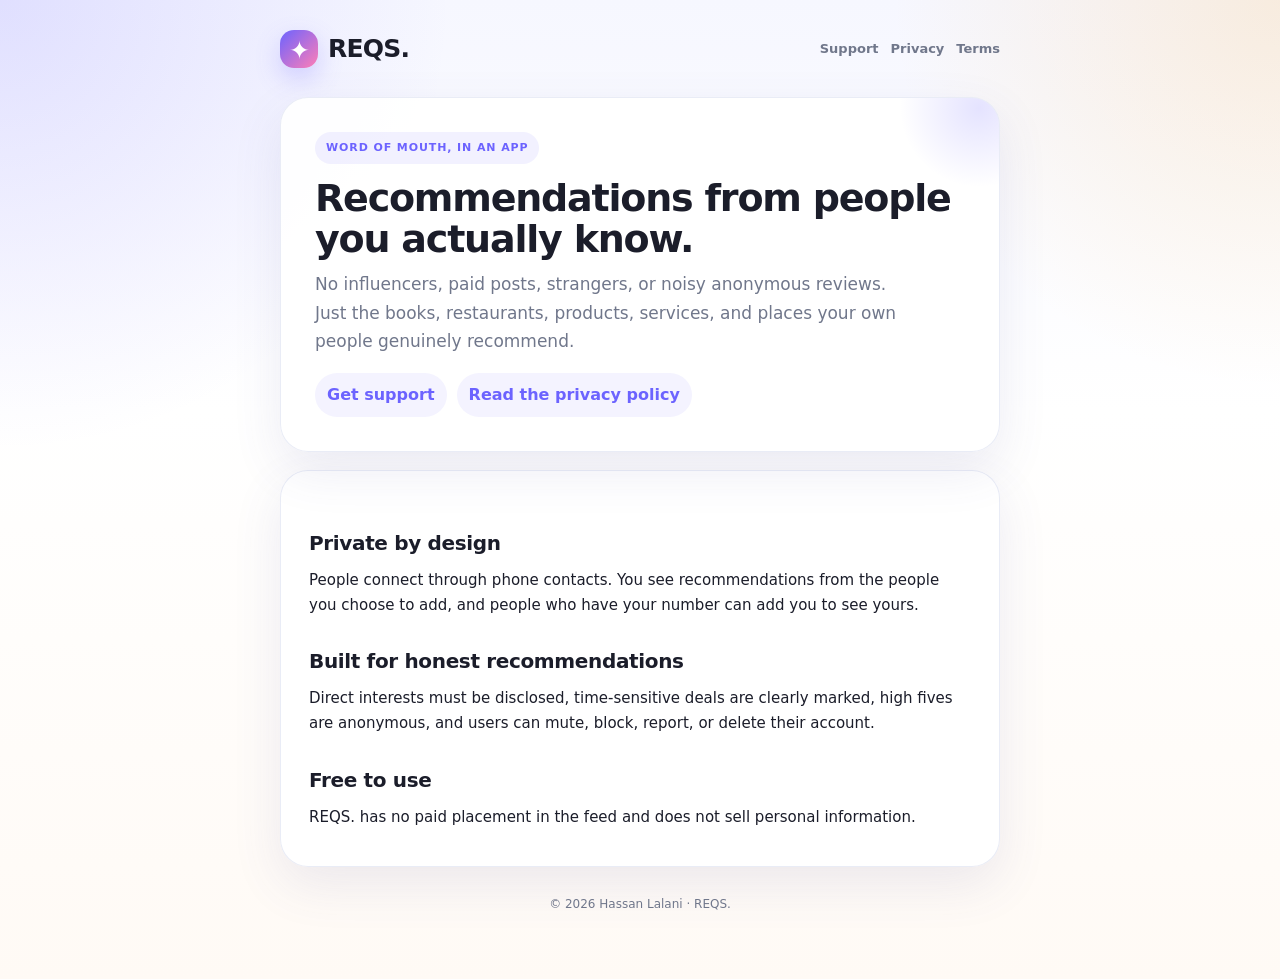
<file: index.html>
<!doctype html><html lang="en"><head><meta charset="utf-8"><meta name="viewport" content="width=device-width,initial-scale=1"><title>REQS. — Recommendations from people you know</title><meta name="description" content="REQS. is word of mouth, in an app — recommendations from people you actually know."><link rel="stylesheet" href="site.css"></head><body><main class="wrap"><nav class="nav"><div class="brand"><span class="mark">✦</span>REQS.</div><div class="navlinks"><a href="support.html">Support</a><a href="privacy.html">Privacy</a><a href="terms.html">Terms</a></div></nav><section class="hero"><span class="eyebrow">Word of mouth, in an app</span><h1>Recommendations from people you actually know.</h1><p class="lead">No influencers, paid posts, strangers, or noisy anonymous reviews. Just the books, restaurants, products, services, and places your own people genuinely recommend.</p><div class="links"><a href="support.html">Get support</a><a href="privacy.html">Read the privacy policy</a></div></section><section class="card"><h2>Private by design</h2><p>People connect through phone contacts. You see recommendations from the people you choose to add, and people who have your number can add you to see yours.</p><h2>Built for honest recommendations</h2><p>Direct interests must be disclosed, time-sensitive deals are clearly marked, high fives are anonymous, and users can mute, block, report, or delete their account.</p><h2>Free to use</h2><p>REQS. has no paid placement in the feed and does not sell personal information.</p></section><footer>© 2026 Hassan Lalani · REQS.</footer></main></body></html>
</file>
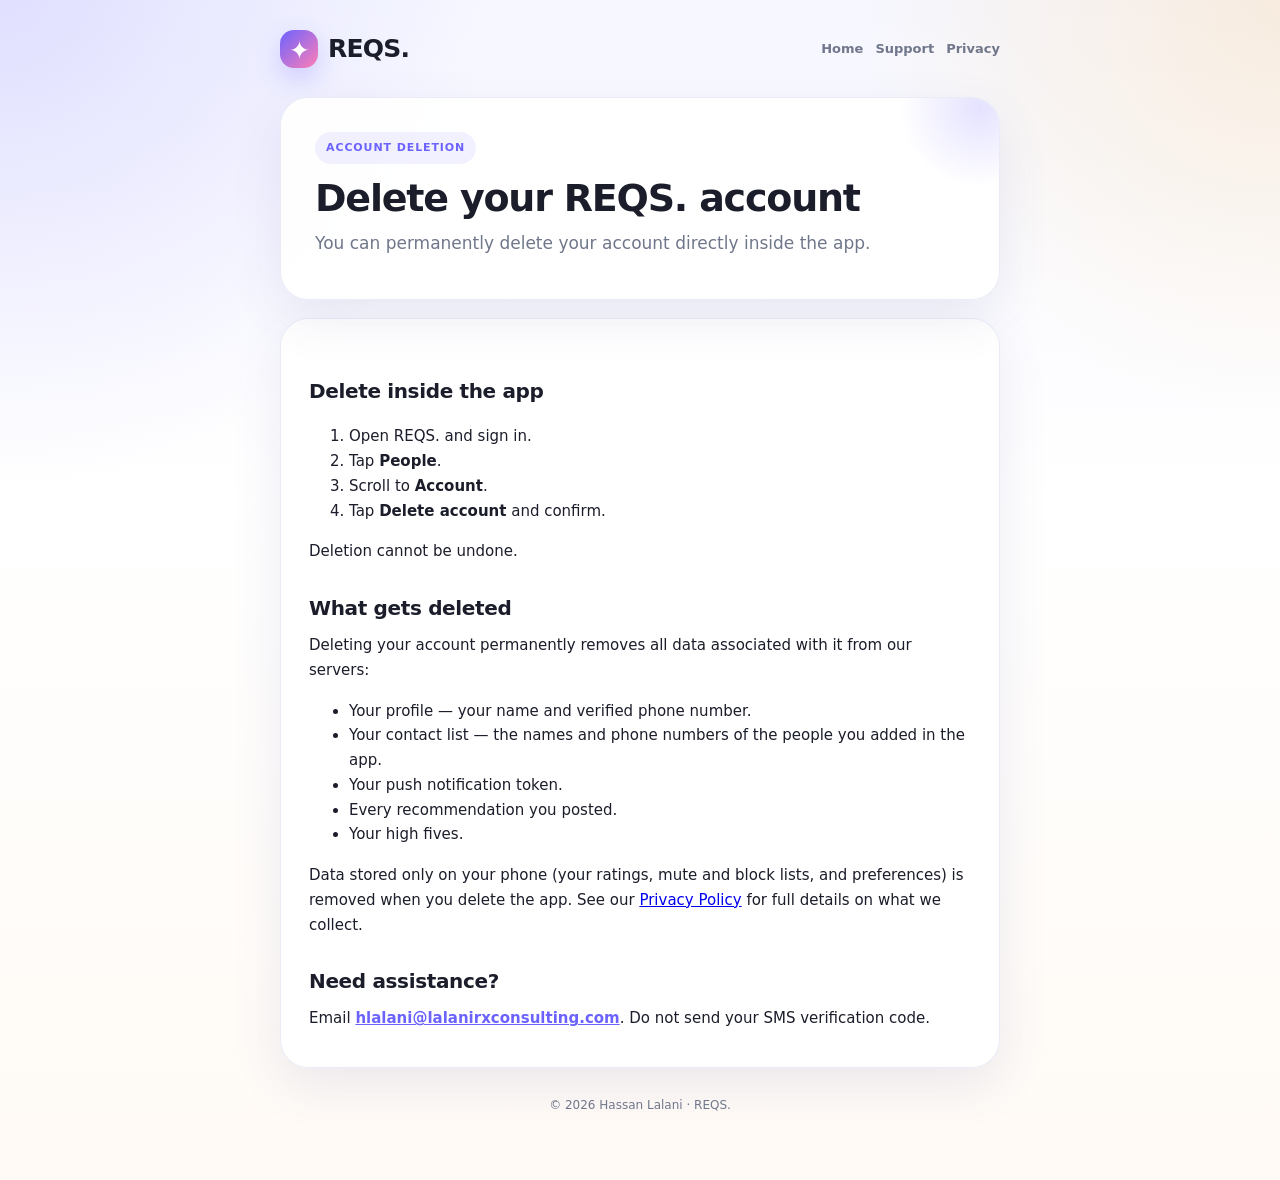
<file: delete-account.html>
<!doctype html><html lang="en"><head><meta charset="utf-8"><meta name="viewport" content="width=device-width,initial-scale=1"><title>Delete Your REQS. Account</title><link rel="stylesheet" href="site.css"></head><body><main class="wrap"><nav class="nav"><div class="brand"><span class="mark">✦</span>REQS.</div><div class="navlinks"><a href="index.html">Home</a><a href="support.html">Support</a><a href="privacy.html">Privacy</a></div></nav><section class="hero"><span class="eyebrow">Account deletion</span><h1>Delete your REQS. account</h1><p class="lead">You can permanently delete your account directly inside the app.</p></section><section class="card"><h2>Delete inside the app</h2><ol><li>Open REQS. and sign in.</li><li>Tap <strong>People</strong>.</li><li>Scroll to <strong>Account</strong>.</li><li>Tap <strong>Delete account</strong> and confirm.</li></ol><p>Deletion cannot be undone.</p><h2>What gets deleted</h2><p>Deleting your account permanently removes all data associated with it from our servers:</p><ul><li>Your profile — your name and verified phone number.</li><li>Your contact list — the names and phone numbers of the people you added in the app.</li><li>Your push notification token.</li><li>Every recommendation you posted.</li><li>Your high fives.</li></ul><p>Data stored only on your phone (your ratings, mute and block lists, and preferences) is removed when you delete the app. See our <a href="privacy.html">Privacy Policy</a> for full details on what we collect.</p><h2>Need assistance?</h2><p>Email <a class="email" href="mailto:hlalani@lalanirxconsulting.com">hlalani@lalanirxconsulting.com</a>. Do not send your SMS verification code.</p></section><footer>© 2026 Hassan Lalani · REQS.</footer></main></body></html>
</file>
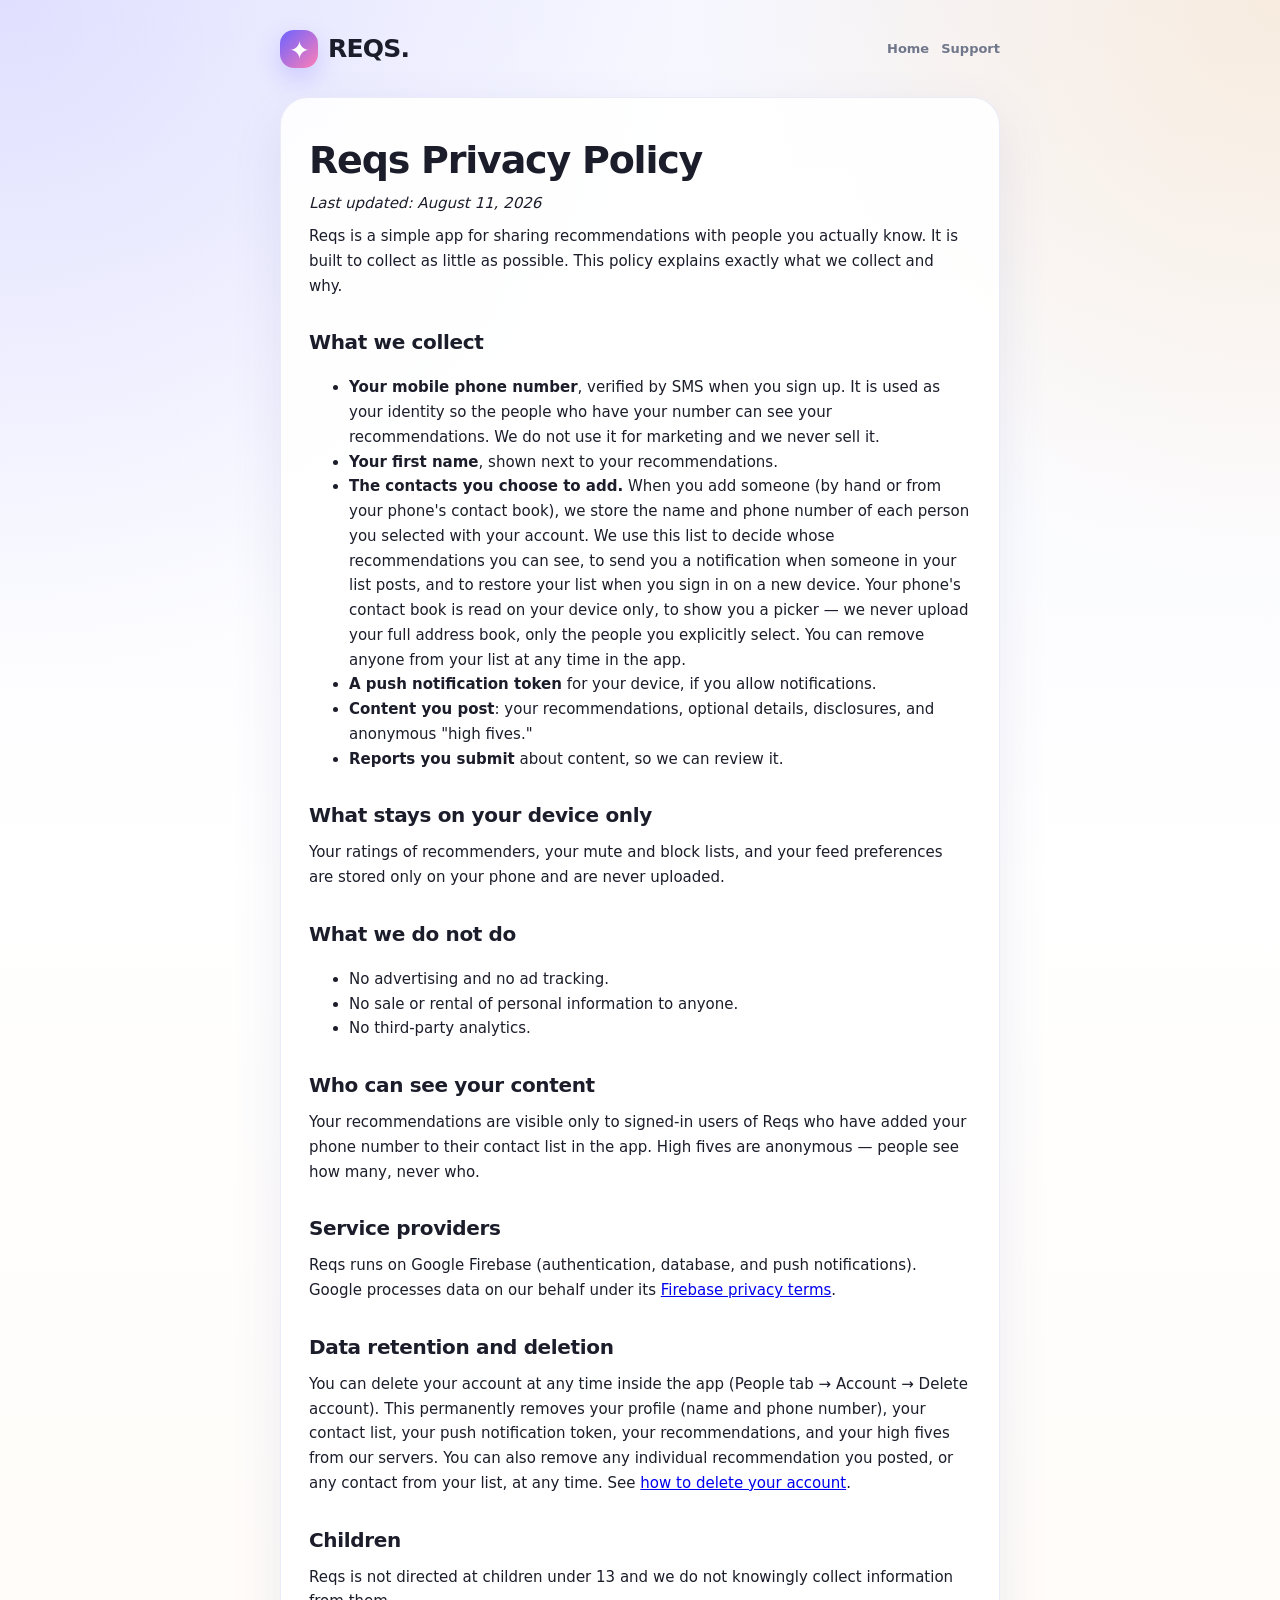
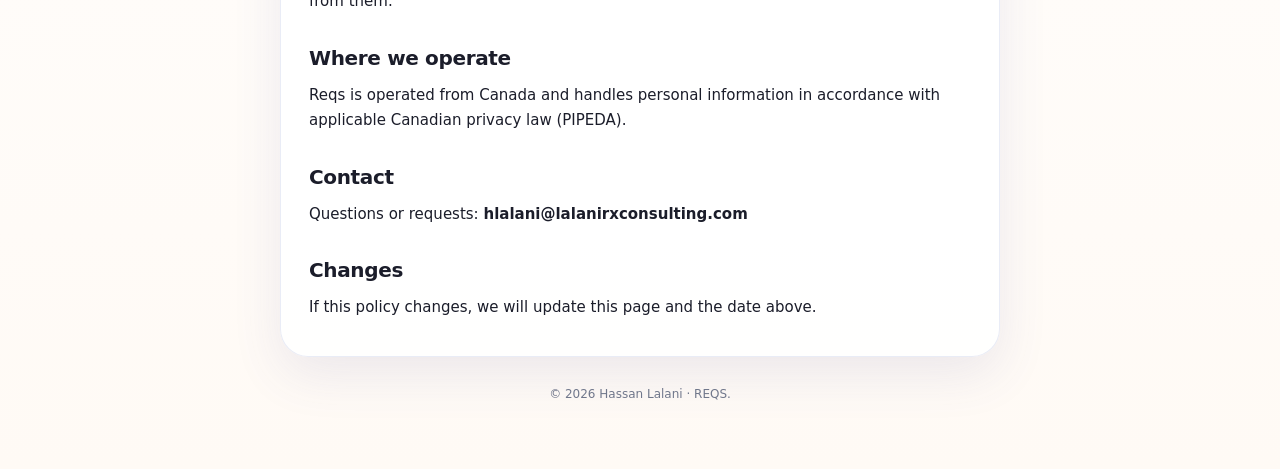
<file: privacy.html>
<!DOCTYPE html>
<html lang="en">
<head>
<meta charset="UTF-8"><meta name="viewport" content="width=device-width, initial-scale=1">
<title>Reqs — Privacy Policy</title>
<link rel="stylesheet" href="site.css">
</head>
<body><main class="wrap"><nav class="nav"><div class="brand"><span class="mark">✦</span>REQS.</div><div class="navlinks"><a href="index.html">Home</a><a href="support.html">Support</a></div></nav><section class="card">
<h1>Reqs Privacy Policy</h1>
<p><i>Last updated: August 11, 2026</i></p>
<p>Reqs is a simple app for sharing recommendations with people you actually know. It is built to collect as little as possible. This policy explains exactly what we collect and why.</p>

<h2>What we collect</h2>
<ul>
<li><b>Your mobile phone number</b>, verified by SMS when you sign up. It is used as your identity so the people who have your number can see your recommendations. We do not use it for marketing and we never sell it.</li>
<li><b>Your first name</b>, shown next to your recommendations.</li>
<li><b>The contacts you choose to add.</b> When you add someone (by hand or from your phone's contact book), we store the name and phone number of each person you selected with your account. We use this list to decide whose recommendations you can see, to send you a notification when someone in your list posts, and to restore your list when you sign in on a new device. Your phone's contact book is read on your device only, to show you a picker — we never upload your full address book, only the people you explicitly select. You can remove anyone from your list at any time in the app.</li>
<li><b>A push notification token</b> for your device, if you allow notifications.</li>
<li><b>Content you post</b>: your recommendations, optional details, disclosures, and anonymous "high fives."</li>
<li><b>Reports you submit</b> about content, so we can review it.</li>
</ul>

<h2>What stays on your device only</h2>
<p>Your ratings of recommenders, your mute and block lists, and your feed preferences are stored only on your phone and are never uploaded.</p>

<h2>What we do not do</h2>
<ul>
<li>No advertising and no ad tracking.</li>
<li>No sale or rental of personal information to anyone.</li>
<li>No third-party analytics.</li>
</ul>

<h2>Who can see your content</h2>
<p>Your recommendations are visible only to signed-in users of Reqs who have added your phone number to their contact list in the app. High fives are anonymous — people see how many, never who.</p>

<h2>Service providers</h2>
<p>Reqs runs on Google Firebase (authentication, database, and push notifications). Google processes data on our behalf under its <a href="https://firebase.google.com/support/privacy">Firebase privacy terms</a>.</p>

<h2>Data retention and deletion</h2>
<p>You can delete your account at any time inside the app (People tab → Account → Delete account). This permanently removes your profile (name and phone number), your contact list, your push notification token, your recommendations, and your high fives from our servers. You can also remove any individual recommendation you posted, or any contact from your list, at any time. See <a href="delete-account.html">how to delete your account</a>.</p>

<h2>Children</h2>
<p>Reqs is not directed at children under 13 and we do not knowingly collect information from them.</p>

<h2>Where we operate</h2>
<p>Reqs is operated from Canada and handles personal information in accordance with applicable Canadian privacy law (PIPEDA).</p>

<h2>Contact</h2>
<p>Questions or requests: <b>hlalani@lalanirxconsulting.com</b></p>

<h2>Changes</h2>
<p>If this policy changes, we will update this page and the date above.</p>
</section><footer>© 2026 Hassan Lalani · REQS.</footer></main></body>
</html>
</file>
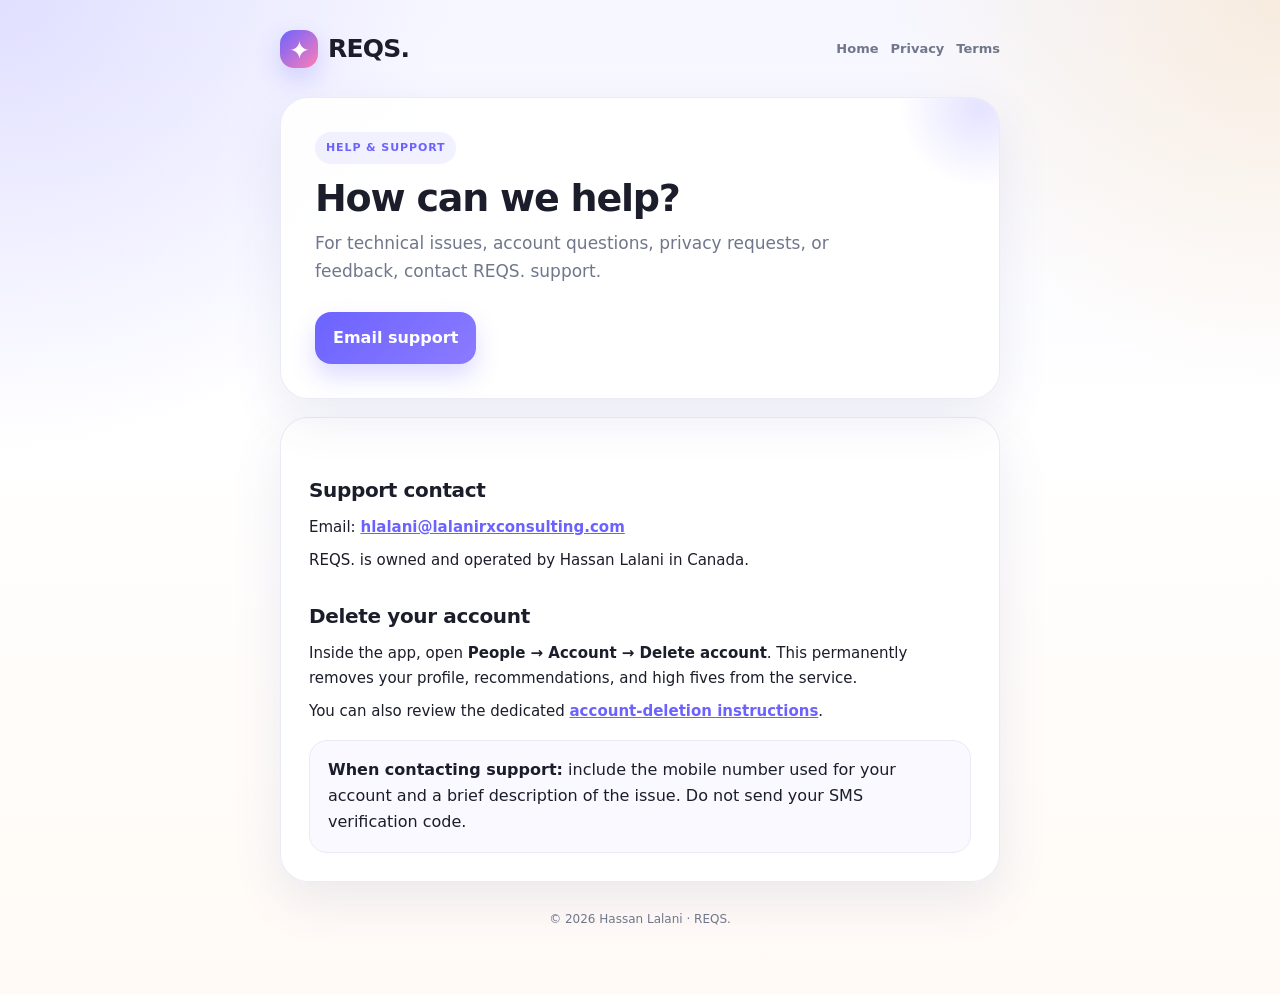
<file: support.html>
<!doctype html><html lang="en"><head><meta charset="utf-8"><meta name="viewport" content="width=device-width,initial-scale=1"><title>REQS. Support</title><link rel="stylesheet" href="site.css"></head><body><main class="wrap"><nav class="nav"><div class="brand"><span class="mark">✦</span>REQS.</div><div class="navlinks"><a href="index.html">Home</a><a href="privacy.html">Privacy</a><a href="terms.html">Terms</a></div></nav><section class="hero"><span class="eyebrow">Help & support</span><h1>How can we help?</h1><p class="lead">For technical issues, account questions, privacy requests, or feedback, contact REQS. support.</p><a class="btn" href="mailto:hlalani@lalanirxconsulting.com">Email support</a></section><section class="card"><h2>Support contact</h2><p>Email: <a class="email" href="mailto:hlalani@lalanirxconsulting.com">hlalani@lalanirxconsulting.com</a></p><p>REQS. is owned and operated by Hassan Lalani in Canada.</p><h2>Delete your account</h2><p>Inside the app, open <strong>People → Account → Delete account</strong>. This permanently removes your profile, recommendations, and high fives from the service.</p><p>You can also review the dedicated <a class="email" href="delete-account.html">account-deletion instructions</a>.</p><div class="notice"><strong>When contacting support:</strong> include the mobile number used for your account and a brief description of the issue. Do not send your SMS verification code.</div></section><footer>© 2026 Hassan Lalani · REQS.</footer></main></body></html>
</file>
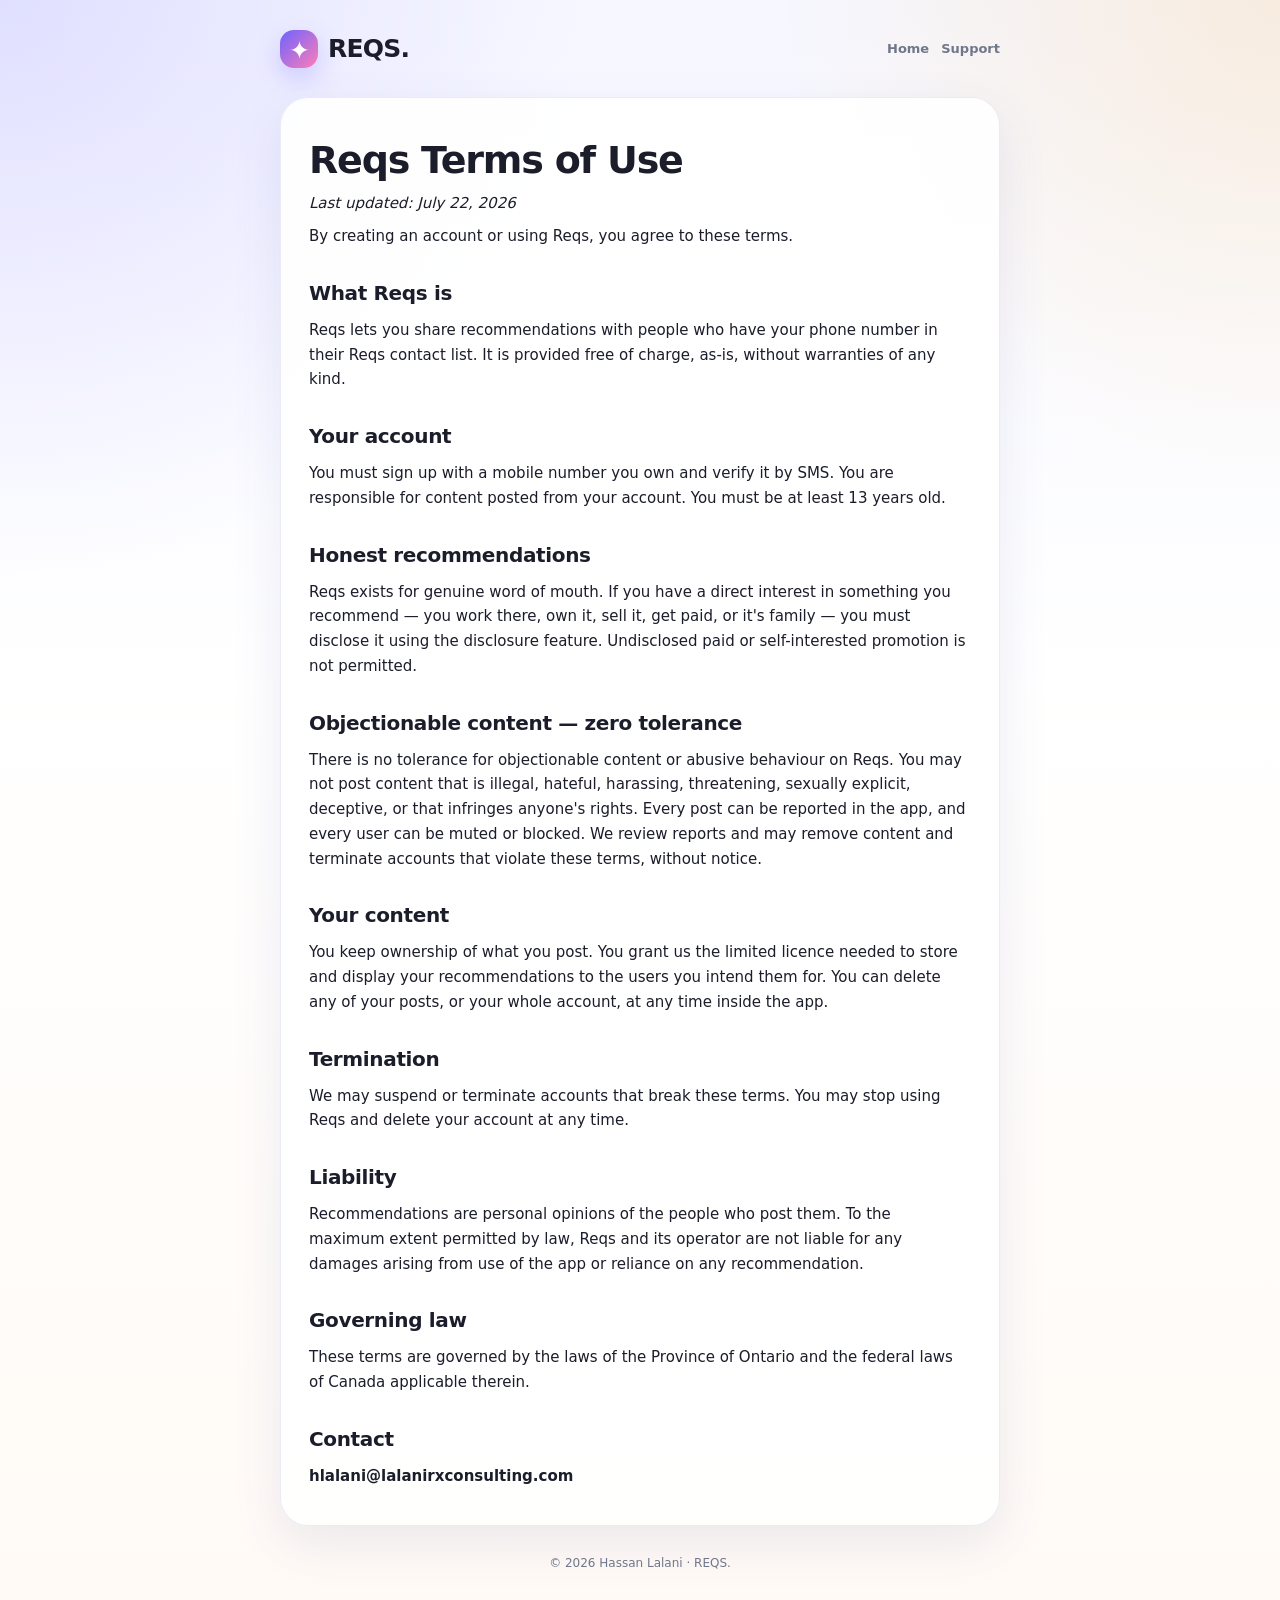
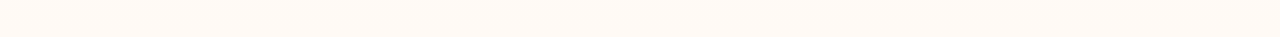
<file: terms.html>
<!DOCTYPE html>
<html lang="en">
<head>
<meta charset="UTF-8"><meta name="viewport" content="width=device-width, initial-scale=1">
<title>Reqs — Terms of Use</title>
<link rel="stylesheet" href="site.css">
</head>
<body><main class="wrap"><nav class="nav"><div class="brand"><span class="mark">✦</span>REQS.</div><div class="navlinks"><a href="index.html">Home</a><a href="support.html">Support</a></div></nav><section class="card">
<h1>Reqs Terms of Use</h1>
<p><i>Last updated: July 22, 2026</i></p>
<p>By creating an account or using Reqs, you agree to these terms.</p>

<h2>What Reqs is</h2>
<p>Reqs lets you share recommendations with people who have your phone number in their Reqs contact list. It is provided free of charge, as-is, without warranties of any kind.</p>

<h2>Your account</h2>
<p>You must sign up with a mobile number you own and verify it by SMS. You are responsible for content posted from your account. You must be at least 13 years old.</p>

<h2>Honest recommendations</h2>
<p>Reqs exists for genuine word of mouth. If you have a direct interest in something you recommend — you work there, own it, sell it, get paid, or it's family — you must disclose it using the disclosure feature. Undisclosed paid or self-interested promotion is not permitted.</p>

<h2>Objectionable content — zero tolerance</h2>
<p>There is no tolerance for objectionable content or abusive behaviour on Reqs. You may not post content that is illegal, hateful, harassing, threatening, sexually explicit, deceptive, or that infringes anyone's rights. Every post can be reported in the app, and every user can be muted or blocked. We review reports and may remove content and terminate accounts that violate these terms, without notice.</p>

<h2>Your content</h2>
<p>You keep ownership of what you post. You grant us the limited licence needed to store and display your recommendations to the users you intend them for. You can delete any of your posts, or your whole account, at any time inside the app.</p>

<h2>Termination</h2>
<p>We may suspend or terminate accounts that break these terms. You may stop using Reqs and delete your account at any time.</p>

<h2>Liability</h2>
<p>Recommendations are personal opinions of the people who post them. To the maximum extent permitted by law, Reqs and its operator are not liable for any damages arising from use of the app or reliance on any recommendation.</p>

<h2>Governing law</h2>
<p>These terms are governed by the laws of the Province of Ontario and the federal laws of Canada applicable therein.</p>

<h2>Contact</h2>
<p><b>hlalani@lalanirxconsulting.com</b></p>
</section><footer>© 2026 Hassan Lalani · REQS.</footer></main></body>
</html>
</file>
<file: site.css>
:root{--ink:#1b1d2a;--muted:#70778b;--purple:#6c63ff;--pink:#ff7eb6;--orange:#ffb84d;--line:#e8ebf6;--bg:#f6f7ff}
*{box-sizing:border-box}body{margin:0;color:var(--ink);font-family:Inter,ui-sans-serif,system-ui,-apple-system,BlinkMacSystemFont,"Segoe UI",sans-serif;background:radial-gradient(circle at top left,rgba(108,99,255,.16),transparent 28%),radial-gradient(circle at top right,rgba(255,184,77,.18),transparent 24%),linear-gradient(180deg,var(--bg),#fff 42%,#fffaf5);line-height:1.65}.wrap{max-width:760px;margin:0 auto;padding:28px 20px 64px}.nav{display:flex;align-items:center;justify-content:space-between;gap:16px;margin-bottom:28px}.brand{display:flex;align-items:center;gap:10px;font-size:25px;font-weight:900;letter-spacing:-.8px}.mark{width:38px;height:38px;border-radius:14px;display:grid;place-items:center;color:#fff;background:linear-gradient(135deg,var(--purple),var(--pink));box-shadow:0 10px 24px rgba(108,99,255,.25)}.nav a{color:var(--muted);text-decoration:none;font-size:13px;font-weight:700;margin-left:12px}.hero,.card{background:rgba(255,255,255,.9);border:1px solid rgba(232,235,246,.95);box-shadow:0 18px 50px rgba(78,84,155,.11);border-radius:28px}.hero{padding:34px;margin-bottom:18px;position:relative;overflow:hidden}.hero:after{content:"";position:absolute;width:160px;height:160px;border-radius:50%;right:-60px;top:-70px;background:radial-gradient(circle,rgba(108,99,255,.18),transparent 70%)}.eyebrow{display:inline-block;color:var(--purple);background:rgba(108,99,255,.09);border-radius:999px;padding:7px 11px;font-size:11px;font-weight:900;letter-spacing:.9px;text-transform:uppercase}h1{font-size:38px;line-height:1.08;letter-spacing:-1.2px;margin:14px 0 10px}h2{font-size:20px;margin:28px 0 8px;letter-spacing:-.35px}p,li{font-size:15px}p{margin:8px 0}.lead{font-size:17px;color:var(--muted);max-width:600px}.card{padding:28px;margin-top:16px}.btn{display:inline-block;margin-top:18px;padding:13px 18px;border-radius:16px;background:linear-gradient(135deg,var(--purple),#8c7bff);color:#fff;text-decoration:none;font-weight:800;box-shadow:0 12px 24px rgba(108,99,255,.23)}.links{display:flex;gap:10px;flex-wrap:wrap;margin-top:18px}.links a{color:var(--purple);font-weight:800;text-decoration:none;background:#f4f3ff;padding:9px 12px;border-radius:999px}.notice{padding:16px 18px;border-radius:18px;background:#f9f9ff;border:1px solid var(--line);margin-top:16px}.email{font-weight:900;color:var(--purple)}footer{text-align:center;color:var(--muted);font-size:12px;margin-top:28px}@media(max-width:560px){h1{font-size:32px}.hero,.card{padding:23px}.nav{align-items:flex-start}.navlinks{display:flex;flex-direction:column;align-items:flex-end}.nav a{margin:0}}
</file>
